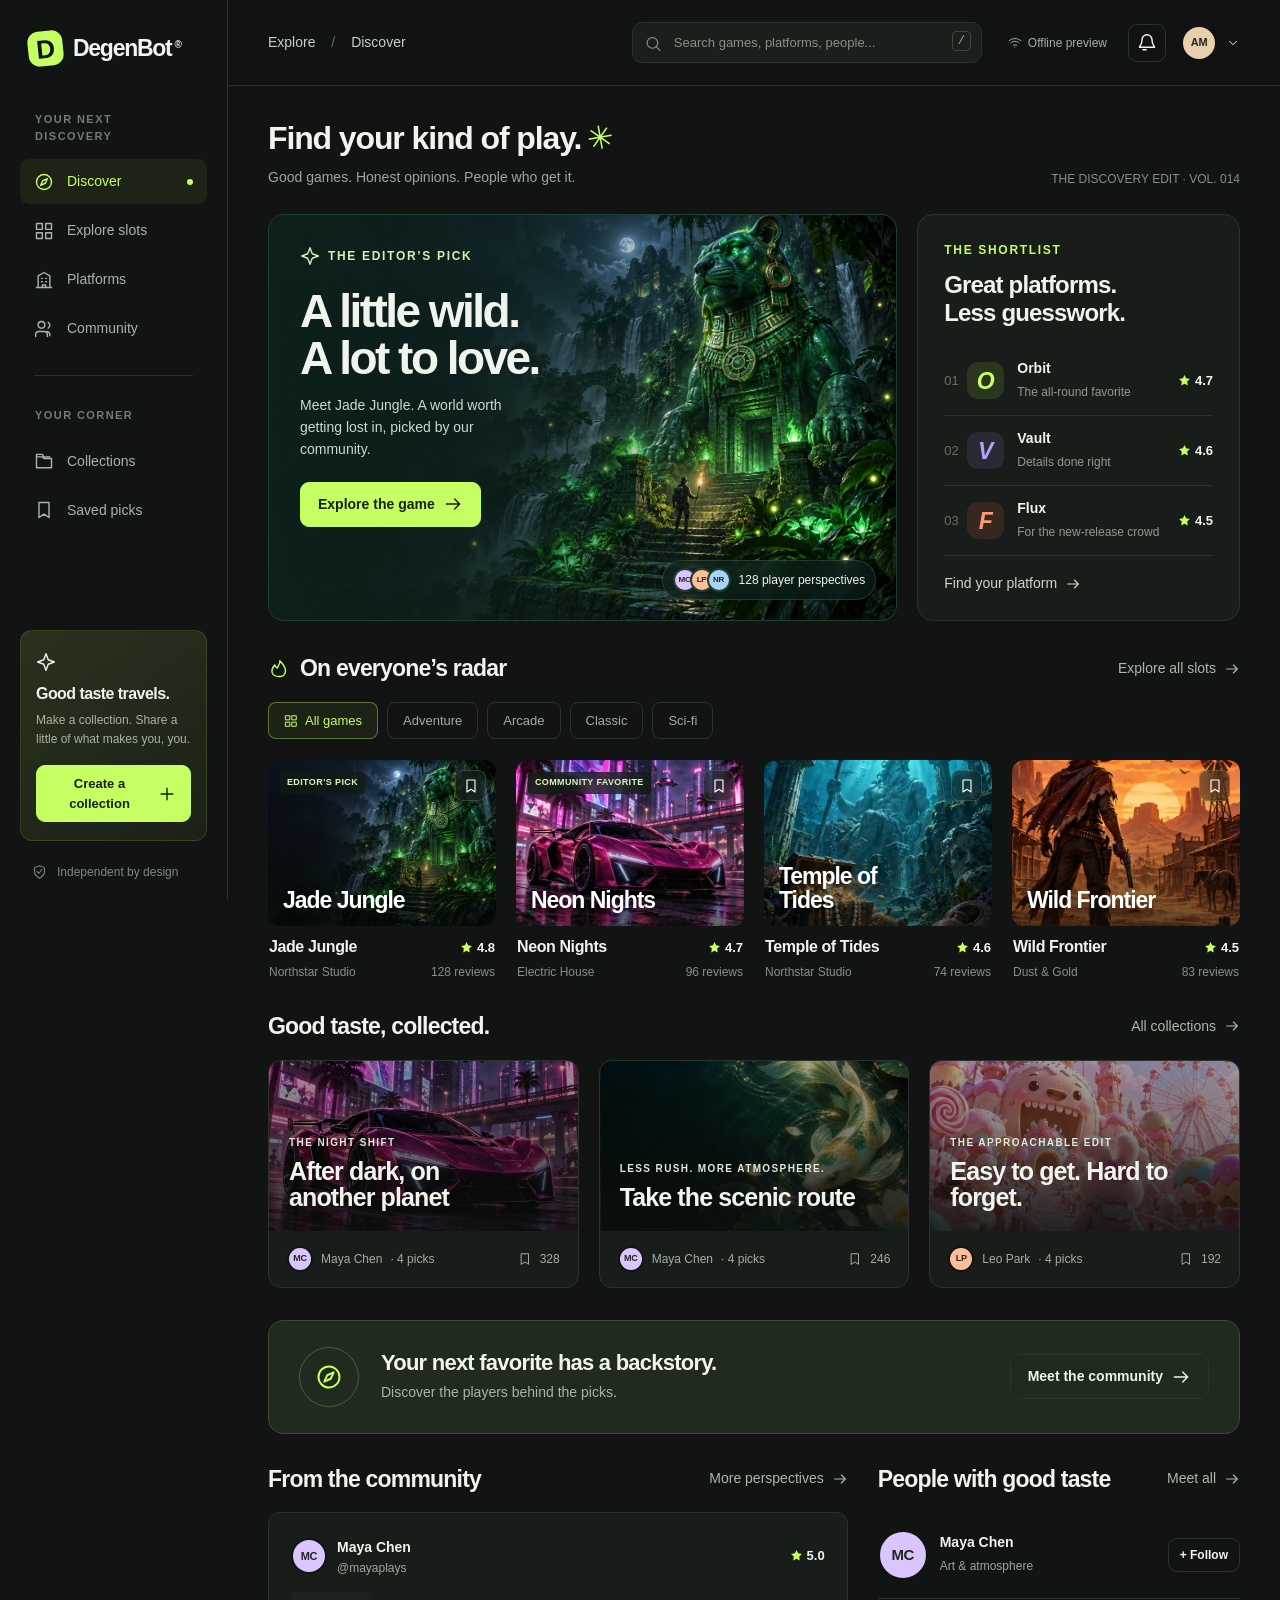
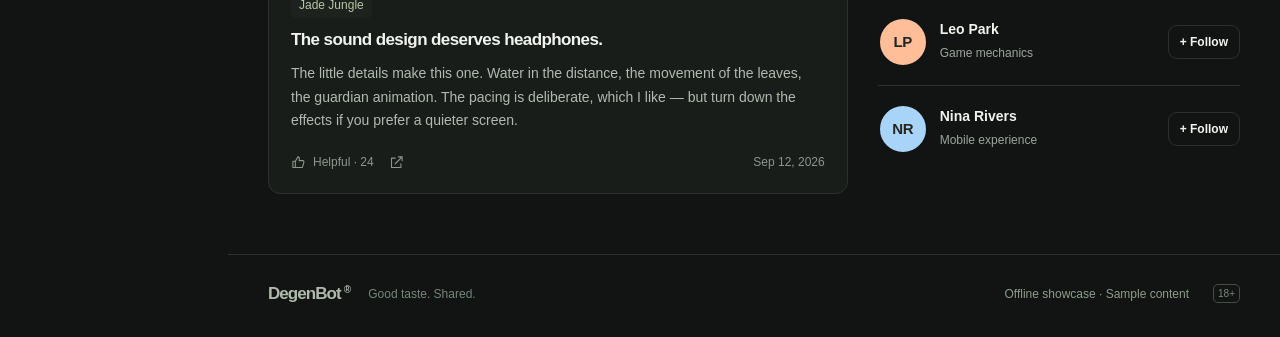
<file: index.html>
<!doctype html>
<html lang="en">
<head>
  <meta charset="utf-8">
  <meta name="viewport" content="width=device-width,initial-scale=1">
  <meta name="theme-color" content="#111412">
  <meta name="description" content="DegenBot — discover your next favorite game, compare platforms, and follow players with your kind of taste.">
  <title>DegenBot — Find your kind of play.</title>
  <link rel="icon" href="data:image/svg+xml,%3Csvg xmlns='http://www.w3.org/2000/svg' viewBox='0 0 64 64'%3E%3Crect width='64' height='64' rx='18' fill='%23c6ff62'/%3E%3Cpath d='M16 16h18q16 0 16 16T34 48H16zm10 10v12h8q6 0 6-6t-6-6z' fill='%23111412'/%3E%3C/svg%3E">
  <link rel="stylesheet" href="styles.css">
</head>
<body>
  <a class="skip-link" href="#main">Skip to content</a>
  <aside id="sidebar" class="sidebar"></aside>
  <div class="app-shell">
    <header id="topbar" class="topbar"></header>
    <main id="main" tabindex="-1"></main>
    <footer class="page-footer"><span class="brand-word">DegenBot<span>®</span></span><span>Good taste. Shared.</span><button data-action="about">Offline showcase · Sample content</button><span>18+</span></footer>
  </div>
  <nav id="mobile-nav" class="mobile-nav" aria-label="Mobile navigation"></nav>
  <div id="compare-dock"></div>
  <dialog id="modal" aria-labelledby="modal-title"></dialog>
  <div id="toast" class="toast" role="status" aria-live="polite"></div>
  <script src="data.js"></script>
  <script src="app.js"></script>
</body>
</html>
</file>
<file: styles.css>
@charset "UTF-8";
:root{--art-image:none;--jungle-image:url('assets/jungle.webp');--koi-image:url('assets/koi.webp')}
:root{--bg:#111412;--panel:#191d1a;--panel2:#202521;--line:#2b312c;--text:#f1f3ed;--muted:#9da69e;--lime:#c6ff62;--radius:16px;--sidebar:228px;font-family:Inter,"Segoe UI",Arial,sans-serif;color:var(--text);background:var(--bg);font-synthesis:none;color-scheme:dark}
*{box-sizing:border-box}body{margin:0;font-size:16px;line-height:1.5}button,input,select,textarea{font:inherit}button,a,input,select,textarea{-webkit-tap-highlight-color:transparent}button,a{touch-action:manipulation}button{cursor:pointer;color:inherit}button:disabled{cursor:not-allowed;opacity:.45}a{color:inherit;text-decoration:none}button{background:none;border:0}input,select,textarea{color:var(--text);background:var(--bg);border:1px solid var(--line);border-radius:10px;padding:12px 14px;max-width:100%}input::placeholder,textarea::placeholder{color:#879088}textarea{resize:vertical;min-height:120px}button:focus-visible,a:focus-visible,input:focus-visible,textarea:focus-visible,select:focus-visible{outline:2px solid var(--lime);outline-offset:4px}::selection{color:#111412;background:var(--lime)}h1,h2,h3,h4,p{margin:0}h1,h2,h3{line-height:1.15;letter-spacing:-.035em}h1{font-size:38px;font-weight:650}h2{font-size:24px;font-weight:600}h3{font-size:19px;font-weight:600}small{font-size:13px}.icon{width:20px;height:20px;display:inline-block;vertical-align:middle;flex-shrink:0;stroke-width:1.7}.skip-link{position:fixed;left:20px;top:-100px;z-index:100;background:var(--lime);color:#111;padding:10px}.skip-link:focus{top:10px}.muted{color:var(--muted)}.lime{color:var(--lime)}.eyebrow{text-transform:uppercase;letter-spacing:.14em;font-size:12px;font-weight:650}.pill{display:inline-flex;align-items:center;gap:6px;padding:5px 9px;border:1px solid var(--line);border-radius:6px;font-size:12px;font-weight:600}.pill.green{background:#c6ff6214;color:var(--lime);border-color:#c6ff6225}.button{display:inline-flex;justify-content:center;align-items:center;gap:8px;border:1px solid var(--line);border-radius:9px;padding:11px 17px;font-size:14px;font-weight:600;transition:background .18s,transform .18s}.button:hover{background:#ffffff0b;transform:translateY(-1px)}.button.primary{background:var(--lime);color:#182013;border-color:var(--lime)}.button.primary:hover{background:#d5ff8b}.button.small{padding:8px 13px;font-size:13px}.button.subtle{background:var(--panel)}.icon-button{display:inline-flex;align-items:center;justify-content:center;width:38px;height:38px;border:1px solid var(--line);border-radius:9px;flex-shrink:0}.icon-button:hover{background:#ffffff0d}.icon-button.active{color:var(--lime);border-color:#c6ff6250;background:#c6ff6212}.text-link{font-size:14px;display:inline-flex;align-items:center;gap:8px;font-weight:500}.text-link:hover{color:var(--lime)}.text-link .icon{width:16px}.sidebar{width:var(--sidebar);position:fixed;inset:0 auto 0 0;border-right:1px solid var(--line);padding:31px 20px 18px;z-index:30;background:#111412;display:flex;flex-direction:column}.brand{display:flex;align-items:center;gap:10px;padding:0 8px 34px}.brand-mark{width:35px;height:35px;background:var(--lime);border-radius:11px;display:grid;place-items:center;color:#111412;font-size:26px;font-weight:850;letter-spacing:normal;line-height:1;transform:rotate(-6deg)}.brand-word{font-size:23px;font-weight:750;letter-spacing:-.055em}.brand-word span{font-size:10px;vertical-align:super;margin-left:3px}.nav-label{color:#717c72;font-size:11px;font-weight:650;letter-spacing:.13em;padding:0 15px;margin:11px 0}.nav-item{display:flex;align-items:center;gap:13px;color:#abb3ab;font-size:14px;padding:12px 14px;border-radius:9px;margin:4px 0;transition:.18s}.nav-item:hover{color:#fff;background:#ffffff06}.nav-item.active{background:#c6ff6210;color:var(--lime)}.nav-item.active:after{content:'';height:6px;width:6px;border-radius:50%;background:var(--lime);margin-left:auto}.nav-divider{height:1px;background:var(--line);margin:20px 14px}.sidebar-bottom{margin-top:auto;padding-top:30px}.club-card{background:linear-gradient(145deg,#29321d,#1b2118);border:1px solid #c6ff621f;border-radius:12px;padding:18px 15px}.club-card h3{font-size:16px;margin:12px 0 7px}.club-card p{font-size:12px;color:#aab59d;line-height:1.6;margin-bottom:16px}.club-card .button{width:100%}.sidebar-meta{padding:21px 12px 0;display:flex;gap:10px;align-items:center;color:#7e887f;font-size:12px}.sidebar-meta .icon{width:15px}.app-shell{margin-left:var(--sidebar)}.topbar{height:86px;padding:0 40px;border-bottom:1px solid var(--line);display:flex;align-items:center;gap:20px;background:#111412ed;position:sticky;top:0;z-index:20;backdrop-filter:blur(16px)}.breadcrumb{font-size:14px;min-width:160px;color:#c9cfc7}.breadcrumb span{color:#637065;margin:0 12px}.search-form{margin-left:auto;position:relative;width:350px}.search-form input{width:100%;background:#1b1f1c;padding:10px 45px 10px 41px;font-size:13px}.search-form>.icon{position:absolute;top:12px;left:13px;color:#879188;width:17px}.search-form kbd{position:absolute;right:11px;top:9px;border:1px solid #3d443d;padding:0 5px;font-size:12px;border-radius:4px;color:#9da69e}.topbar-end{display:flex;align-items:center;gap:15px}.offline-label{display:inline-flex;align-items:center;gap:6px;font-size:12px;color:#a5afa5;white-space:nowrap}.offline-label .icon{width:14px}.avatar{display:inline-flex;align-items:center;justify-content:center;background:var(--avatar,#e9d0ac);color:#242520;border-radius:50%;width:36px;height:36px;font-size:11px;letter-spacing:-.03em;font-weight:750;flex-shrink:0;border:2px solid #111412}.avatar.lg{width:50px;height:50px;font-size:15px}.avatar.xl{width:76px;height:76px;font-size:24px}.profile-control{display:flex;align-items:center;gap:9px;padding:0;font-size:13px}.profile-control .icon{width:14px}.mobile-brand{display:none}#main{max-width:1550px;margin:auto;padding:34px 40px 28px;min-height:calc(100vh - 160px)}.page-intro{display:flex;align-items:flex-end;justify-content:space-between;gap:20px;margin-bottom:26px}.page-intro p{color:var(--muted);font-size:14px;margin-top:10px}.page-intro h1{font-size:32px}.welcome-mark{display:inline-block;transform:rotate(-10deg);color:var(--lime);font-weight:400;margin-left:6px}.date-label{color:#869187;font-size:12px;white-space:nowrap}.feature-layout{display:grid;grid-template-columns:minmax(0,1.95fr) minmax(260px,1fr);gap:20px;margin-bottom:34px}.hero-feature{border-radius:var(--radius);overflow:hidden;position:relative;min-height:338px;background:#132e23;border:1px solid #37644655;isolation:isolate}.hero-feature:before{content:'';position:absolute;inset:0;background:linear-gradient(90deg,#0d211bec 0%,#0f29217d 45%,transparent 75%);z-index:-1}.hero-feature .hero-bg{position:absolute;inset:0;width:100%;height:100%;object-fit:cover;object-position:center 50%;z-index:-2}.hero-copy{padding:31px;max-width:380px}.hero-copy .eyebrow{color:#d6efb6;display:flex;gap:8px;align-items:center}.hero-copy h2{font-size:46px;font-weight:650;line-height:1.02;letter-spacing:-.055em;margin:22px 0 12px;max-width:280px}.hero-copy p{font-size:14px;color:#ced9cd;max-width:245px;line-height:1.6}.hero-copy .button{margin-top:21px}.hero-bottom{position:absolute;right:20px;bottom:20px;display:flex;align-items:center;gap:8px;font-size:12px;padding:7px 10px;background:#0a211b9c;border-radius:30px;backdrop-filter:blur(10px);border:1px solid #cee8c725}.hero-bottom .avatar{width:24px;height:24px;font-size:8px;margin-left:-7px;border-color:#213e31}.hero-bottom .avatar:first-child{margin-left:0}.hero-bottom .avatars{display:flex}.edit-card{padding:26px;border:1px solid var(--line);border-radius:var(--radius);background:var(--panel);display:flex;flex-direction:column}.edit-card>.eyebrow{color:var(--lime)}.edit-card h3{font-size:24px;line-height:1.16;margin:12px 0 20px}.rank-row{display:flex;align-items:center;gap:13px;padding:12px 0;border-bottom:1px solid var(--line)}.rank-row:last-of-type{border-bottom:0}.rank-number{color:#647064;font-size:13px;width:10px}.platform-logo{display:grid;place-items:center;width:37px;height:37px;border-radius:11px;background:color-mix(in srgb,var(--platform) 13%,#141815);color:var(--platform);font-size:23px;font-weight:750;font-style:italic;flex-shrink:0}.platform-logo.large{width:58px;height:58px;border-radius:16px;font-size:36px}.rank-info{min-width:0;flex:1}.rank-info strong{display:block;font-size:14px;font-weight:550}.rank-info span{font-size:12px;color:#8f9a91}.rating{font-size:13px;font-weight:600;display:inline-flex;align-items:center;gap:4px;white-space:nowrap}.rating .icon{width:13px;height:13px;color:var(--lime);fill:var(--lime);stroke-width:0}.edit-card>.text-link{margin-top:auto;padding-top:17px;color:#ced9c4}.section{margin:32px 0}.section-heading{display:flex;align-items:center;justify-content:space-between;gap:16px;margin-bottom:20px}.section-heading h2{display:flex;align-items:center;gap:10px;font-size:23px}.section-heading h2>.icon{width:22px;color:var(--lime)}.section-heading p{font-size:13px;color:var(--muted);margin-top:7px}.section-heading .text-link{color:#aeb8a9}.filter-row{display:flex;align-items:center;gap:9px;flex-wrap:wrap;margin-bottom:21px}.filter-chip{padding:8px 15px;border:1px solid var(--line);border-radius:8px;color:#a3ada3;font-size:13px;transition:.18s;display:inline-flex;align-items:center;gap:7px}.filter-chip .icon{width:14px;height:14px}.filter-chip:hover{border-color:#75866b;color:#fff}.filter-chip.active{background:#c6ff6210;border-color:#c6ff6260;color:var(--lime)}.game-grid{display:grid;grid-template-columns:repeat(4,minmax(0,1fr));gap:20px}.game-card{min-width:0;position:relative}.game-art{width:100%;aspect-ratio:1.38;overflow:hidden;position:relative;background-color:#24382e;background-image:var(--art-image);background-size:300% 200%;border-radius:12px;isolation:isolate;transition:filter .22s}.game-art:after{content:'';position:absolute;inset:0;background:linear-gradient(transparent 40%,#070b08a0);z-index:-1;pointer-events:none}.game-card:hover .game-art{filter:brightness(1.1)}.game-art.art-0{background-position:0 0}.game-art.art-1{background-position:50% 0}.game-art.art-2{background-position:100% 0}.game-art.art-3{background-position:0 100%}.game-art.art-4{background-position:50% 100%}.game-art.art-5{background-position:100% 100%}.game-art.art-6{background-image:var(--jungle-image);background-size:cover;background-position:63% center}.game-art.art-7{background-image:var(--koi-image);background-size:cover;background-position:67% center}.game-card .art-link{display:block;border-radius:12px}.game-card .save-button{position:absolute;right:10px;top:10px;z-index:2;background:#10171273;border:1px solid #ffffff29;backdrop-filter:blur(8px);color:#fff;width:31px;height:31px;border-radius:8px}.game-card .save-button .icon{width:16px}.game-card .save-button.active{color:var(--lime);background:#152414c9;border-color:#c6ff6260}.game-art-title{position:absolute;bottom:13px;left:15px;right:12px;color:white;font-size:23px;font-weight:800;letter-spacing:-.045em;line-height:1.03;text-shadow:0 2px 14px #0009;max-width:150px;pointer-events:none}.game-art .art-badge{position:absolute;top:12px;left:12px;max-width:calc(100% - 62px);font-size:9px;font-weight:700;letter-spacing:.04em;line-height:1.3;padding:5px 7px;border-radius:4px;background:#101b13ba;color:#d9f7b8;backdrop-filter:blur(5px)}.game-info{padding:12px 1px 0}.game-title-row{display:flex;justify-content:space-between;gap:8px;align-items:center}.game-title-row h3{font-size:16px;font-weight:600;letter-spacing:-.025em}.game-meta{display:flex;justify-content:space-between;align-items:center;color:#849087;font-size:12px;margin-top:6px;gap:6px}.collection-grid{display:grid;grid-template-columns:repeat(3,minmax(0,1fr));gap:20px}.collection-card{border:1px solid var(--line);border-radius:13px;overflow:hidden;background:var(--panel);transition:transform .2s}.collection-card:hover{transform:translateY(-3px)}.collection-art{height:170px;position:relative;overflow:hidden}.collection-art .game-art{height:100%;border-radius:0;aspect-ratio:auto;filter:brightness(.65);background-size:300% 200%}.collection-art .art-7{background-size:cover}.collection-art .collection-overlay{position:absolute;inset:0;padding:20px;display:flex;flex-direction:column;justify-content:flex-end;background:linear-gradient(transparent,#1114128c)}.collection-overlay .eyebrow{font-size:10px;color:#e2e8dc;margin-bottom:8px}.collection-overlay h3{font-size:25px;max-width:240px;line-height:1.06}.collection-info{padding:15px 18px;display:flex;align-items:center;gap:8px;font-size:12px;color:#a3aca3}.collection-info>.icon{width:14px;margin-left:auto}.collection-info .avatar{width:26px;height:26px;font-size:9px}.editorial-banner{border:1px solid #3c4a35;border-radius:15px;background:#202a1e;padding:26px 30px;display:flex;align-items:center;gap:22px;position:relative;overflow:hidden}.editorial-banner .banner-symbol{width:60px;height:60px;border:1px solid #c6ff6240;display:grid;place-items:center;border-radius:50%;color:var(--lime);flex-shrink:0}.banner-symbol .icon{width:28px;height:28px}.editorial-banner h3{font-size:22px}.editorial-banner p{font-size:14px;color:#a9b5a0;margin-top:6px}.editorial-banner .button{margin-left:auto;white-space:nowrap}.community-layout{display:grid;grid-template-columns:minmax(0,1.6fr) minmax(260px,1fr);gap:30px}.review-card{border:1px solid var(--line);border-radius:12px;padding:22px;background:var(--panel)}.review-head{display:flex;align-items:center;gap:10px;margin-bottom:15px}.review-head .author-name{font-size:14px;font-weight:600}.review-head small{display:block;color:var(--muted);font-size:12px}.review-head .rating{margin-left:auto}.review-card h3{font-size:17px;margin:10px 0;line-height:1.4}.review-card p{font-size:14px;color:#b0baaf;line-height:1.7;white-space:pre-wrap;overflow-wrap:anywhere}.review-target{display:inline-block;color:#b4c7a4;font-size:12px;padding:4px 8px;border-radius:5px;background:#ffffff06}.review-actions{display:flex;align-items:center;gap:15px;margin-top:20px;color:#8b978c;font-size:12px}.review-actions button{display:inline-flex;align-items:center;gap:7px;padding:0}.review-actions .icon{width:15px;height:15px}.review-actions button.active{color:var(--lime)}.review-actions .review-date{margin-left:auto}.creator-row{display:flex;align-items:center;gap:12px;padding:18px 0;border-bottom:1px solid var(--line)}.creator-row:first-child{padding-top:0}.creator-row:last-child{border:0}.creator-details{flex:1;min-width:0}.creator-details strong{display:block;font-size:14px;font-weight:600}.creator-details span{color:var(--muted);font-size:12px}.creator-row .button{padding:7px 11px;font-size:12px}.page-footer{max-width:1550px;padding:26px 40px 30px;margin:auto;display:flex;align-items:center;gap:18px;border-top:1px solid var(--line);font-size:12px;color:#788679}.page-footer .brand-word{font-size:17px;color:#b0baac}.page-footer button{margin-left:auto;color:#8f9c8c;font-size:12px}.page-footer>span:last-child{border:1px solid #444f41;border-radius:5px;padding:1px 4px;font-size:10px}.mobile-nav{display:none}.toast{position:fixed;bottom:26px;left:calc(50% + 114px);transform:translate(-50%,25px);background:#e9f1e1;color:#1e2b18;padding:13px 20px;border-radius:12px;z-index:100;box-shadow:0 12px 45px #0006;font-size:14px;opacity:0;pointer-events:none;transition:.22s;max-width:90vw}.toast.visible{opacity:1;transform:translate(-50%,0)}
@media(min-width:1600px){:root{--sidebar:250px}.topbar{padding-left:48px;padding-right:48px}#main{padding:40px 48px}.hero-feature{min-height:375px}.hero-copy{padding:37px}.hero-copy h2{font-size:52px}.game-grid{gap:24px}}
@media(max-width:1180px){:root{--sidebar:200px}.sidebar{padding-left:13px;padding-right:13px}.topbar{padding:0 26px}.breadcrumb{min-width:auto}.search-form{width:280px}.offline-label{display:none}#main{padding:28px 26px}.feature-layout{grid-template-columns:1.65fr 1fr;gap:16px}.hero-copy{padding:25px}.hero-copy h2{font-size:40px}.edit-card{padding:21px}.edit-card h3{font-size:22px}.game-grid{gap:15px}.game-art-title{font-size:21px}.game-art .art-badge{font-size:8px}.collection-grid{gap:15px}.collection-overlay h3{font-size:22px}.page-footer{padding-left:26px;padding-right:26px}}
@media(max-width:960px){:root{--sidebar:82px}.sidebar{padding:24px 12px}.brand{padding:0 10px 28px}.brand .brand-word,.nav-label,.nav-item>span,.nav-item.active:after,.sidebar-bottom,.nav-divider{display:none}.nav-item{justify-content:center;padding:14px;margin:8px 0}.brand-mark{flex-shrink:0}.game-grid{grid-template-columns:repeat(3,minmax(0,1fr))}.home-games .game-card:last-child{display:none}.feature-layout{grid-template-columns:1.7fr 1fr}.hero-copy h2{font-size:38px}.hero-bottom{display:none}.hero-copy p{max-width:200px}.edit-card{padding:20px}.rank-info span{font-size:11px}.collection-overlay h3{font-size:21px}.collection-art{height:155px}.community-layout{gap:20px}.search-form{width:280px}.toast{left:calc(50% + 41px)}}
@media(max-width:720px){:root{--sidebar:0px}.sidebar{display:none}.topbar{height:70px;padding:0 20px;gap:10px}.breadcrumb{display:none}.mobile-brand{display:flex;align-items:center;gap:8px}.mobile-brand .brand-mark{width:29px;height:29px;font-size:23px;border-radius:9px}.mobile-brand .brand-word{font-size:21px}.search-form{width:auto;flex:1;margin-left:auto;max-width:230px}.search-form input{font-size:12px;padding:9px 10px 9px 34px}.search-form>.icon{left:10px;top:11px;width:15px}.search-form kbd{display:none}.topbar-end{gap:0}.topbar-end>.icon-button,.profile-control>span:not(.avatar),.profile-control>.icon{display:none}.profile-control .avatar{width:32px;height:32px}.app-shell{margin-left:0}#main{padding:25px 20px;min-height:calc(100vh - 190px)}.page-intro{align-items:flex-start;margin-bottom:23px}.page-intro h1{font-size:29px}.page-intro p{font-size:13px;max-width:270px}.date-label{display:none}.feature-layout{display:block;margin-bottom:27px}.hero-feature{min-height:325px}.hero-copy{padding:28px}.hero-copy h2{font-size:43px}.hero-copy p{max-width:235px}.hero-feature .hero-bg{object-position:65% center}.edit-card{display:none}.section{margin:29px 0}.section-heading h2{font-size:22px}.section-heading .text-link{font-size:12px;gap:4px}.game-grid{grid-template-columns:repeat(2,minmax(0,1fr));gap:22px 15px}.home-games .game-card:last-child{display:block}.game-art{aspect-ratio:1.15}.game-art-title{font-size:23px;left:13px}.game-title-row h3{font-size:15px}.game-meta{font-size:11px;line-height:1.4}.game-meta .review-count{display:none}.filter-row{gap:7px;margin-bottom:18px;flex-wrap:nowrap;overflow-x:auto;scrollbar-width:none;padding:3px 0}.filter-chip{white-space:nowrap;font-size:12px;padding:7px 12px}.collection-grid{grid-template-columns:1fr}.collection-art{height:205px}.collection-art .game-art{background-size:300% 250%}.collection-art .art-7{background-size:cover}.collection-overlay h3{font-size:30px;max-width:260px}.collection-info{padding:13px 18px}.editorial-banner{padding:23px;flex-wrap:wrap;gap:14px}.editorial-banner .banner-symbol{width:42px;height:42px}.editorial-banner h3{font-size:21px}.editorial-banner>div:nth-child(2){flex:1;min-width:210px}.editorial-banner p{font-size:13px}.editorial-banner .button{margin:3px 0 0 56px}.community-layout{grid-template-columns:1fr;gap:30px}.page-footer{padding:22px 20px 100px;flex-wrap:wrap;gap:12px}.page-footer button{margin-left:0}.page-footer>span:nth-child(2){margin-left:auto}.page-footer>span:last-child{margin-left:auto}.mobile-nav{display:flex;position:fixed;bottom:0;left:0;right:0;padding:9px 6px max(10px,env(safe-area-inset-bottom));background:#161c17f5;backdrop-filter:blur(20px);border-top:1px solid var(--line);z-index:35;justify-content:space-around}.mobile-nav a{display:flex;align-items:center;flex-direction:column;font-size:10px;gap:5px;color:#8b998b;min-width:54px}.mobile-nav a.active{color:var(--lime)}.mobile-nav .icon{width:21px;height:21px}.toast{left:50%;bottom:88px;width:max-content;text-align:center;font-size:13px;max-width:90vw}.game-art .art-badge{font-size:8px}.hero-copy .eyebrow{font-size:11px}}
@media(max-width:380px){.topbar{padding:0 15px}.mobile-brand .brand-word{display:none}#main{padding-left:15px;padding-right:15px}.game-art-title{font-size:20px}.game-title-row{flex-wrap:wrap;gap:3px}.game-meta{font-size:10px}.hero-copy{padding:23px}.hero-copy h2{font-size:38px}.editorial-banner .button{margin-left:0}.page-intro h1{font-size:27px}}
@media(prefers-reduced-motion:reduce){*{animation:none!important;transition:none!important;scroll-behavior:auto!important}}
.sr-only{position:absolute;width:1px;height:1px;padding:0;margin:-1px;overflow:hidden;clip:rect(0,0,0,0);white-space:nowrap;border:0}.body-copy{font-size:15px;color:#b0bbae;line-height:1.75;margin-top:17px}.back-link{display:inline-flex;gap:8px;align-items:center;font-size:13px;color:#99a894;margin:0 0 23px}.back-link:hover{color:var(--lime)}.back-link .icon{width:17px}.catalog-toolbar{display:flex;gap:12px;align-items:center;margin:30px 0 22px}.catalog-search{position:relative;max-width:460px;flex:1}.catalog-search>.icon{position:absolute;top:14px;left:14px;color:#80907d;width:18px}.catalog-search input{width:100%;background:#191f1a;padding:12px 15px 12px 43px;font-size:14px}.catalog-toolbar>select{margin-left:auto;font-size:13px;min-height:47px;background:#191f1a;padding:10px 33px 10px 14px}.catalog-toolbar>.button{min-height:47px}.filter-dot{width:6px;height:6px;border-radius:50%;background:var(--lime)}.results-label{display:flex;align-items:center;justify-content:space-between;gap:15px;font-size:12px;color:#929e8c;margin:23px 0}.results-label>.text-link{font-size:12px;color:var(--lime)}.results-label>span:nth-child(2){color:#74826f}.catalog-grid{row-gap:32px}.catalog-note{display:flex;align-items:flex-start;gap:9px;color:#87957f;font-size:12px;border-top:1px solid var(--line);margin-top:35px;padding-top:20px;line-height:1.7}.catalog-note>.icon{width:15px;height:15px;flex-shrink:0;margin-top:3px}.empty-state{text-align:center;padding:70px 25px;border:1px dashed #3a4635;border-radius:15px;background:#18201544;margin:20px 0}.empty-state>.icon{width:40px;height:40px;color:#8eaa73;margin-bottom:20px}.empty-state h2{font-size:25px;line-height:1.25}.empty-state p{font-size:14px;color:#9fab97;max-width:410px;margin:13px auto 24px;line-height:1.7}.empty-state p:last-child{margin-bottom:0}.detail-hero{display:grid;grid-template-columns:minmax(280px,1fr) minmax(0,1.1fr);gap:38px;align-items:center}.detail-art-wrap{position:relative}.detail-art{aspect-ratio:1.12;border-radius:18px}.detail-art-name{position:absolute;bottom:30px;left:30px;right:20px;font-size:54px;font-weight:750;letter-spacing:-.05em;line-height:1;max-width:300px;text-shadow:0 4px 30px #000}.art-expand{position:absolute;top:17px;left:17px;background:#111a1399;backdrop-filter:blur(15px);border-color:#ffffff30;font-size:12px}.art-expand .icon{width:14px}.detail-copy{min-width:0}.detail-tags{display:flex;gap:7px;margin-bottom:20px}.studio-label{font-size:13px;display:block;margin-bottom:7px}.detail-copy h1{font-size:45px;line-height:1.05}.detail-tagline{font-size:16px;color:#b0bdab;margin-top:10px}.detail-rating{display:flex;gap:10px;align-items:center;flex-wrap:wrap;margin:19px 0}.detail-rating .rating{font-size:17px}.detail-rating>span:not(.rating){font-size:12px;color:#83927b}.detail-rating .text-link{font-size:12px;color:#a7bf97}.detail-description{color:#afbaaa;font-size:15px;line-height:1.8}.detail-actions{display:flex;align-items:center;flex-wrap:wrap;gap:10px;margin-top:24px}.detail-actions .button{font-size:13px;padding:12px 14px}.detail-actions>.icon-button{height:45px;width:45px}.detail-actions .sample-note{margin:0 0 0 auto}.stat-strip{display:grid;grid-template-columns:repeat(5,1fr);background:var(--panel);border:1px solid var(--line);border-radius:13px;margin-top:29px;padding:22px 10px}.stat-strip>div{padding:0 20px;border-right:1px solid var(--line)}.stat-strip>div:last-child{border:0}.stat-strip span{font-size:12px;display:block;color:#8e9e85;margin-bottom:7px}.stat-strip strong{font-weight:550;font-size:15px}.experience-layout{display:grid;grid-template-columns:1.1fr 1fr;gap:22px}.insight-card{background:var(--panel);border:1px solid var(--line);border-radius:14px;padding:27px;min-width:0}.insight-card h2{font-size:22px;margin:12px 0 18px;line-height:1.2}.insight-card h2:first-child{margin-top:0}.check-list{list-style:none;margin:22px 0 20px;padding:0}.check-list>li{display:flex;align-items:flex-start;gap:11px;font-size:14px;color:#bec9b7;margin:15px 0}.check-list .icon{color:var(--lime);width:17px;height:17px;margin-top:3px}.tradeoff{border-top:1px solid var(--line);padding-top:17px}.tradeoff strong{font-size:13px;font-weight:550;color:#d3dcbf}.tradeoff p{font-size:14px;color:#8f9e84;margin-top:5px;line-height:1.7}.availability-row{display:flex;align-items:center;gap:13px;padding:13px 0;border-bottom:1px solid var(--line)}.availability-row>strong{font-weight:550;font-size:14px;flex:1}.availability-row>.icon{width:16px;color:#71846a;margin-left:8px}.sample-note{font-size:12px;color:#819276;line-height:1.7;margin-top:16px}.review-grid{display:grid;grid-template-columns:repeat(2,minmax(0,1fr));gap:20px}.review-grid .review-card:only-child{grid-column:1/-1}.platform-intro-banner{display:flex;align-items:center;justify-content:space-between;gap:18px;padding:17px 21px;background:linear-gradient(100deg,#27331e88,#182019);border:1px solid #34452b;border-radius:10px;margin:28px 0}.platform-intro-banner>div{display:flex;align-items:center;gap:11px;font-size:14px;color:#b5c5a7}.platform-intro-banner .icon{color:var(--lime);width:19px}.platform-intro-banner .text-link{font-size:13px;white-space:nowrap}.platform-grid{display:grid;grid-template-columns:repeat(3,minmax(0,1fr));gap:20px}.platform-card{border:1px solid var(--line);border-radius:14px;padding:24px;background:var(--panel);transition:border-color .18s}.platform-card:hover{border-color:#536247}.platform-card-head{display:flex;align-items:center;gap:12px}.platform-card-head>div{flex:1}.platform-card-head h3{font-size:21px;margin-bottom:3px}.platform-card-head>div>span{color:#829176;font-size:11px}.platform-card-head .platform-logo{height:44px;width:44px;font-size:28px}.platform-card>p{color:#b8c3ad;font-size:14px;margin:22px 0;min-height:42px}.platform-card-stats{display:flex;gap:20px;padding:15px 0;border-top:1px solid var(--line);border-bottom:1px solid var(--line)}.platform-card-stats>div{flex:1}.platform-card-stats small{font-size:11px;display:block;color:#88977d;margin-bottom:6px}.platform-card-stats strong{font-size:16px;font-weight:550}.platform-tags{display:flex;flex-direction:column;gap:10px;padding:18px 0 23px}.platform-tags>span{display:flex;gap:7px;align-items:center;font-size:12px;color:#99ab8b}.platform-tags .icon{width:15px;height:15px}.platform-card-actions{display:flex;gap:7px}.platform-card-actions>.button{flex:1;font-size:12px;padding:9px 8px}.platform-card-actions .icon{width:16px}.platform-card-actions .icon-button{width:35px;height:39px}.platform-profile{padding:32px;border:1px solid var(--line);border-radius:17px;background:linear-gradient(130deg,#242d20,#191d1a 65%)}.platform-profile-title{display:flex;align-items:center;gap:20px}.platform-profile-title h1{font-size:43px;margin:8px 0}.platform-profile-title p{font-size:15px;color:#b4c0a9}.platform-profile-title .eyebrow{font-size:10px}.platform-score{margin-left:auto;text-align:right}.platform-score .rating{font-size:31px}.platform-score .rating .icon{width:25px;height:25px}.platform-score>span:last-child{display:block;color:#829477;font-size:12px;margin-top:5px}.platform-description{font-size:16px;line-height:1.8;color:#b1bea8;margin:25px 0;max-width:880px}.score-bars{margin:25px 0}.score-bars>div{display:flex;align-items:center;gap:15px;margin:20px 0;font-size:13px}.score-bars>div>span{width:135px;color:#a4b298;flex-shrink:0}.score-bars strong{font-size:13px;font-weight:600}.score-track{height:6px;border-radius:6px;flex:1;background:#303b29;overflow:hidden}.score-track span{display:block;height:100%;background:var(--lime);border-radius:6px}.facts-list{padding:0;margin:20px 0 0}.facts-list>div{display:flex;justify-content:space-between;gap:20px;border-bottom:1px solid var(--line);padding:12px 0;font-size:13px}.facts-list>div:last-child{border:0}.facts-list dt{color:#95a28a}.facts-list dd{margin:0;text-align:right;color:#d1dcc7}.two-col{display:grid;grid-template-columns:1fr 1fr;gap:22px}.two-col .check-list{margin-bottom:0}.compare-picker{display:flex;gap:9px;align-items:center;flex-wrap:wrap;margin:28px 0}.compare-picker .sample-note{margin:0 0 0 6px}.table-scroll{max-width:100%;overflow:auto;border:1px solid var(--line);border-radius:14px}.compare-table{width:100%;border-collapse:collapse;text-align:left;min-width:650px;table-layout:fixed}.compare-table th,.compare-table td{padding:19px 24px;border-bottom:1px solid var(--line);border-right:1px solid var(--line);font-size:14px;line-height:1.6;overflow-wrap:anywhere}.compare-table tr:last-child>*{border-bottom:0}.compare-table tr>*:last-child{border-right:0}.compare-table thead th{background:#222b1f;font-size:18px;font-weight:600;vertical-align:middle}.compare-table thead th:first-child{font-size:13px;font-weight:500;color:#9cab90}.compare-table th:first-child{width:190px}.compare-table thead th>div{display:flex;align-items:center;gap:9px;flex-wrap:wrap}.compare-table thead .icon-button{width:25px;height:25px;margin-left:auto;border:0}.compare-table thead .icon-button .icon{width:14px}.compare-table tbody th{font-size:13px;font-weight:500;color:#93a187;background:#181f16}.compare-table tbody td{color:#c6d0bc;background:#1a2018;vertical-align:top}.compare-table tbody tr:nth-child(even) td{background:#1c2419}.compare-dock{position:fixed;bottom:25px;left:calc(50% + var(--sidebar)/2);transform:translateX(-50%);display:flex;align-items:center;gap:14px;background:#293521f2;backdrop-filter:blur(20px);border:1px solid #658345;border-radius:14px;padding:13px 15px 13px 20px;z-index:40;box-shadow:0 12px 40px #0007;max-width:calc(100vw - 30px);width:max-content}.compare-dock>span{display:flex;align-items:center;gap:9px;font-size:13px}.compare-dock>span>.icon{color:var(--lime);width:17px}.compare-dock strong{font-weight:550}.dock-label{color:#a2b591}.compare-dock>.icon-button{height:31px;width:29px;border:0}.has-compare .toast{bottom:105px}.has-compare .page-footer{padding-bottom:100px}.collection-detail-hero{position:relative;min-height:330px;border-radius:18px;overflow:hidden;background:#202d1b;isolation:isolate}.collection-detail-hero>.game-art{position:absolute;inset:0;width:100%;height:100%;border-radius:0;z-index:-2;opacity:.55;aspect-ratio:auto}.collection-detail-hero:after{content:'';position:absolute;inset:0;background:linear-gradient(90deg,#101910e8,#10191050);z-index:-1}.collection-detail-copy{padding:40px;max-width:720px}.collection-detail-copy>.eyebrow{color:var(--lime);font-size:11px}.collection-detail-copy h1{font-size:47px;margin:23px 0 18px;max-width:570px}.collection-detail-copy>p{color:#c1ccb5;font-size:16px}.collection-byline{display:flex;align-items:center;gap:9px;margin-top:24px;font-size:13px;color:#a4b399}.collection-byline .avatar{width:28px;height:28px;font-size:9px}.collection-detail-actions{display:flex;align-items:center;gap:12px;flex-wrap:wrap;margin:23px 0 30px}.collection-detail-actions .icon-button{margin-left:auto}.community-feature{position:relative;padding:35px 36px;margin:28px 0 36px;background:linear-gradient(110deg,#24321b,#182018);border:1px solid #394b2d;border-radius:16px;overflow:hidden}.community-feature h2{font-size:35px;margin:17px 0;line-height:1.07}.community-feature>p{max-width:440px;color:#a7b59c;font-size:14px;line-height:1.7}.community-avatars{position:absolute;right:50px;top:50%;transform:translateY(-50%);display:flex}.community-avatars .avatar{width:90px;height:90px;font-size:28px;margin-left:-20px;border:5px solid #202c1b;transform:rotate(6deg)}.community-avatars .avatar:nth-child(2){transform:rotate(-8deg);margin-top:37px}.community-avatars .avatar:nth-child(3){transform:rotate(12deg);margin-top:-13px}.tab-bar{display:flex;gap:27px;border-bottom:1px solid var(--line);margin:0 0 24px}.tab-bar button{position:relative;padding:0 0 17px;color:#8a9b7e;font-size:14px;white-space:nowrap}.tab-bar button.active{color:var(--lime)}.tab-bar button.active:after{content:'';position:absolute;left:0;right:0;bottom:-1px;height:2px;background:var(--lime)}.tab-bar button>span{margin-left:8px;font-size:11px;border:1px solid #3d4b33;border-radius:5px;padding:2px 5px}.review-stack{display:flex;flex-direction:column;gap:19px}.community-guidelines{background:#212b1d;border:1px solid #35432c;border-radius:12px;padding:24px;margin-top:30px}.community-guidelines h3{margin:17px 0 12px;font-size:23px}.community-guidelines p{font-size:14px;color:#a3b099;line-height:1.7}.community-guidelines .text-link{font-size:12px;color:#c0d1ad;margin-top:22px}.creator-profile{display:flex;align-items:center;gap:23px;padding:28px 0}.creator-profile h1{font-size:35px;margin:10px 0}.creator-profile p{color:#a0b090;font-size:14px;overflow-wrap:anywhere}.creator-profile>div{min-width:0}.creator-profile>.button,.creator-profile>.pill{margin-left:auto;flex-shrink:0}.creator-bio{max-width:680px;color:#b0c0a2;font-size:17px;line-height:1.8;margin:10px 0 30px}.profile-stats{display:flex;gap:45px;border-top:1px solid var(--line);border-bottom:1px solid var(--line);padding:27px 0;margin:16px 0 30px}.profile-stats>div{display:flex;flex-direction:column;gap:7px}.profile-stats strong{font-size:23px;font-weight:550;letter-spacing:-.035em}.profile-stats span{font-size:12px;color:#8b9e7d}.creator-search-grid{max-width:650px}.local-settings{border-top:1px solid var(--line);padding:24px 0;display:flex;gap:20px;align-items:center;flex-wrap:wrap;color:#8d9f7e}.local-settings>div{display:flex;gap:10px;align-items:center;margin-right:auto;font-size:13px;flex:1;min-width:260px}.local-settings .text-link{font-size:12px}.modal-open{overflow:hidden}dialog{padding:0;width:min(540px,calc(100vw - 32px));max-height:calc(100dvh - 56px);background:#1b2318;color:var(--text);border:1px solid #47573b;border-radius:18px;box-shadow:0 24px 100px #0009;overflow:auto}dialog.wide{width:min(760px,calc(100vw - 32px))}dialog::backdrop{background:#060b08bd;backdrop-filter:blur(7px)}.modal-head{display:flex;align-items:center;justify-content:space-between;gap:18px;padding:22px 25px;border-bottom:1px solid #35442c;position:sticky;top:0;background:#1b2318f7;backdrop-filter:blur(15px);z-index:2}.modal-head h2{font-size:23px;line-height:1.2}.modal-head .icon-button{width:30px;height:30px;border:0}.modal-head .icon{width:18px}.modal-body{padding:25px}.modal-intro{font-size:14px;color:#a4b495;line-height:1.75;margin-bottom:24px}.modal-body form>label,.share-text-label{display:flex;flex-direction:column;gap:8px;font-size:13px;font-weight:500;margin:19px 0;color:#c5d4b7}.modal-body form>label:first-child{margin-top:0}.modal-body input,.modal-body textarea,.modal-body select{font-size:14px;background:#131c11;border-color:#3a4a30;border-radius:9px;padding:12px 13px;color:#e2ebdb;width:100%}.modal-body textarea::placeholder,.modal-body input::placeholder{color:#697e5b}.modal-body textarea{min-height:90px}.modal-body form>p.sample-note{margin-top:-8px}.form-actions{display:flex;justify-content:flex-end;gap:10px;margin-top:24px;padding-top:22px;border-top:1px solid #35442b}.form-error{color:#ffc69f;font-size:13px;line-height:1.6;margin-top:15px}.form-error:empty{display:none}.button.danger{background:#b3483d;border-color:#ba5547;color:#fff}.game-picker{border:0;margin:23px 0 0;padding:0;display:grid;grid-template-columns:1fr 1fr;gap:9px}.game-picker legend{font-size:14px;margin-bottom:12px;color:#c4d4b7;font-weight:500}.game-picker legend>span{font-weight:400;font-size:11px;color:#839773;margin-left:9px}.game-choice{display:flex;align-items:center;gap:10px;padding:10px;border:1px solid #33432a;border-radius:10px;background:#192015;cursor:pointer;min-width:0}.game-choice:has(input:checked){border-color:#96bc5c;background:#2d3c22}.game-choice input{width:15px;height:15px;accent-color:var(--lime);flex-shrink:0}.game-choice .choice-art{width:38px;height:38px;border-radius:7px;flex-shrink:0;aspect-ratio:1}.game-choice>span:last-child{min-width:0}.game-choice strong{display:block;font-weight:500;font-size:12px;line-height:1.2}.game-choice small{display:block;font-size:10px;color:#81986e;margin-top:5px}.rating-input{border:0;padding:0;margin:23px 0;display:flex;gap:12px}.rating-input legend{font-size:13px;margin-bottom:12px;color:#c5d4b7}.rating-input label{position:relative;cursor:pointer}.rating-input input{position:absolute;opacity:0;width:1px;height:1px}.rating-input label>span{display:flex;align-items:center;gap:6px;border:1px solid #475e37;border-radius:8px;padding:9px;color:#718d59}.rating-input .icon{width:23px;height:23px;fill:currentColor;stroke-width:0}.rating-input small{font-size:12px}.rating-input input:checked+span{background:#c6ff621b;border-color:var(--lime);color:var(--lime)}.rating-input input:focus-visible+span{outline:2px solid var(--lime);outline-offset:3px}.add-collection-list{display:flex;flex-direction:column;gap:10px;margin-bottom:23px}.collection-select{display:flex;gap:13px;padding:16px;border:1px solid #3d5231;border-radius:10px;text-align:left;align-items:center}.collection-select>span{flex:1;min-width:0;overflow-wrap:anywhere}.collection-select strong{font-size:14px;font-weight:500;display:block}.collection-select small{font-size:12px;color:#91a77d;display:block;margin-top:5px}.collection-select>.icon{color:var(--lime)}.artwork-preview{aspect-ratio:1;border-radius:12px}.prose>p{font-size:15px;line-height:1.8;color:#afbea3;margin:12px 0 24px}.prose h3{font-size:18px;margin:25px 0 8px;letter-spacing:-.025em}.prose p.sample-note{font-size:12px;color:#8ca079;margin-bottom:0}.about-brand{display:flex;align-items:center;gap:12px;margin:0 0 25px}.notification-illustration{display:grid;place-items:center;height:110px;color:var(--lime)}.notification-illustration .icon{width:47px;height:47px}.telegram-preview{background:#101a14;border:1px solid #344b34;border-radius:13px;padding:19px}.telegram-top{display:flex;gap:7px;align-items:center;font-size:10px;color:#849e7b;letter-spacing:.14em;margin:0 0 15px}.telegram-top .icon{width:14px;height:14px}.telegram-bubble{border-radius:12px;overflow:hidden;border:1px solid #36542c;background:#263d24;max-width:365px;margin:auto}.share-art{height:180px;border-radius:0;aspect-ratio:auto}.telegram-content{padding:20px}.telegram-content .eyebrow{font-size:9px;letter-spacing:.12em}.telegram-content h3{font-size:25px;margin:12px 0;line-height:1.12;overflow-wrap:anywhere}.telegram-content p{font-size:13px;color:#c1d6b3;line-height:1.7;white-space:pre-wrap;overflow-wrap:anywhere}.telegram-brand{font-size:11px;color:#8ea57e;display:block;margin-top:18px}.telegram-cta{display:flex;justify-content:center;align-items:center;gap:10px;font-size:13px;font-weight:600;padding:13px;background:#3b592c;color:#e2f7cc}.telegram-cta .icon{width:16px}.telegram-preview>small{display:block;text-align:center;font-size:10px;line-height:1.7;color:#77966b;margin-top:15px}.share-text-label{font-size:12px}.share-text-label textarea{min-height:80px;font-size:12px;color:#95ae86;background:#131c10}.share-text-label textarea:focus{min-height:145px}#reviews{scroll-margin-top:110px}
@media(min-width:1500px){.platform-card{padding:28px}.detail-hero{gap:50px}.detail-copy h1{font-size:54px}.detail-art{aspect-ratio:1.25}.detail-description{font-size:16px}}
@media(max-width:1180px){.platform-grid{grid-template-columns:repeat(2,minmax(0,1fr))}.platform-card{padding:23px}.detail-hero{gap:27px}.detail-copy h1{font-size:36px}.detail-art-name{font-size:42px;left:23px;bottom:24px}.detail-actions .button{font-size:12px;padding:11px 12px}.detail-description{font-size:14px}.detail-tagline{font-size:15px}.stat-strip>div{padding:0 15px}.stat-strip strong{font-size:13px}.insight-card{padding:22px}.community-avatars{right:27px}.community-avatars .avatar{width:72px;height:72px;font-size:22px}.community-feature>p{max-width:350px}.community-feature h2{font-size:32px}}
@media(max-width:960px){.detail-hero{grid-template-columns:1fr 1fr;gap:24px}.detail-art{aspect-ratio:.85}.detail-rating .text-link{display:none}.stat-strip>div{padding:0 10px}.experience-layout{gap:16px}.score-bars>div{gap:10px}.score-bars>div>span{width:108px;font-size:12px}.insight-card h2{font-size:20px}.detail-copy h1{font-size:34px}.community-avatars{right:20px}.community-avatars .avatar{width:68px;height:68px}.community-feature>p{max-width:310px}}
@media(max-width:720px){.catalog-toolbar{flex-wrap:wrap;gap:10px;margin:25px 0 17px}.catalog-search{flex-basis:100%;max-width:none}.catalog-toolbar>select{margin-left:0;flex:1;font-size:13px}.catalog-toolbar>.button{font-size:13px}.results-label{font-size:12px;margin:20px 0}.results-label>span:nth-child(2){display:none}.catalog-grid{row-gap:27px}.empty-state{padding:45px 22px}.empty-state h2{font-size:23px}.back-link{margin-bottom:20px}.detail-hero{display:flex;flex-direction:column;gap:26px}.detail-art-wrap{width:100%}.detail-art{aspect-ratio:1.25}.detail-art-name{font-size:43px;max-width:260px}.detail-copy{width:100%}.detail-tags{margin-bottom:18px}.detail-copy h1{font-size:38px}.detail-tagline{font-size:16px}.detail-description{font-size:15px;line-height:1.75}.detail-rating .text-link{display:inline-flex}.detail-actions{gap:8px;margin-top:22px}.detail-actions .button{font-size:12px;padding:12px 13px}.detail-actions>.icon-button{width:40px;height:44px}.stat-strip{grid-template-columns:repeat(3,1fr);gap:21px 0;padding:20px 9px;margin-top:26px}.stat-strip>div{padding:0 10px}.stat-strip>div:nth-child(3){border:0}.stat-strip span{font-size:10px}.stat-strip strong{font-size:12px}.experience-layout,.two-col{grid-template-columns:1fr;gap:18px}.insight-card{padding:24px}.insight-card h2{font-size:22px}.review-grid{grid-template-columns:1fr}.review-card{padding:20px}.section-heading{gap:12px;align-items:center}.section-heading>.button{font-size:11px;padding:9px 10px;white-space:nowrap}.section-heading>.button .icon{width:14px}.platform-intro-banner{padding:18px;align-items:flex-start;flex-direction:column;gap:12px}.platform-intro-banner>div{font-size:13px}.platform-intro-banner .text-link{margin-left:30px;font-size:12px}.platform-grid{grid-template-columns:1fr;gap:16px}.platform-card{padding:24px}.platform-card>p{min-height:0;margin:17px 0}.platform-card-actions>.button{font-size:13px}.platform-card-stats small{font-size:12px}.platform-card-stats strong{font-size:17px}.platform-card-head>div>span{font-size:12px}.platform-card-head .platform-logo{width:49px;height:49px}.platform-profile{padding:23px}.platform-profile-title{gap:14px;flex-wrap:wrap}.platform-profile-title h1{font-size:35px}.platform-profile-title>div:nth-child(2){flex:1;min-width:160px}.platform-profile-title p{font-size:13px}.platform-score{margin:12px 0 0;text-align:left;display:flex;gap:12px;align-items:center;width:100%}.platform-score .rating{font-size:23px}.platform-score .rating .icon{width:18px;height:18px}.platform-score>span:last-child{margin:0}.platform-description{font-size:14px;margin:18px 0}.platform-profile .detail-actions .sample-note{width:100%;margin:8px 0 0}.platform-profile .detail-actions .button{font-size:11px;padding:11px 10px}.platform-profile .detail-actions>.icon-button{width:36px;height:41px}.score-bars>div>span{width:132px;font-size:13px}.facts-list>div{font-size:12px;gap:15px}.facts-list dt{max-width:47%}.compare-table th:first-child{width:135px}.compare-table th,.compare-table td{padding:16px 14px;font-size:13px}.compare-table thead th{font-size:17px}.compare-table{min-width:590px}.compare-picker{gap:7px;margin:22px 0}.compare-picker .sample-note{width:100%;margin:7px 0 0}.compare-dock{bottom:84px;left:50%;padding:10px 10px 10px 14px;gap:10px;width:calc(100% - 28px);max-width:470px;border-radius:12px}.compare-dock>span{font-size:12px;flex:1;gap:7px}.dock-label{display:none}.compare-dock>.button{font-size:12px;padding:8px 10px}.compare-dock>.icon-button{width:26px;height:28px}.has-compare .toast{bottom:158px}.has-compare .page-footer{padding-bottom:170px}.page-intro:has(>.button){flex-wrap:wrap}.page-intro>.button{font-size:12px;padding:10px 13px}.collection-detail-hero{min-height:350px}.collection-detail-copy{padding:28px}.collection-detail-copy h1{font-size:36px;line-height:1.07;margin:23px 0 17px}.collection-detail-copy>p{font-size:14px}.collection-byline{flex-wrap:wrap;font-size:12px}.collection-detail-actions{gap:9px}.collection-detail-actions .button{font-size:12px;padding:11px 13px}.collection-detail-actions .icon-button{width:35px;height:40px}.community-feature{padding:28px;min-height:360px;margin:24px 0 30px}.community-feature h2{font-size:32px}.community-feature>p{max-width:none}.community-avatars{position:static;transform:none;margin:22px 0 0 15px;height:72px}.community-avatars .avatar{width:63px;height:63px;font-size:20px;border-width:4px}.community-avatars .avatar:nth-child(2){margin-top:8px}.community-avatars .avatar:nth-child(3){margin-top:-3px}.tab-bar{gap:23px}.tab-bar button{font-size:13px}.creator-profile{gap:16px;flex-wrap:wrap;padding:19px 0}.creator-profile>.avatar{width:64px;height:64px;font-size:20px}.creator-profile>div{flex:1;min-width:180px}.creator-profile h1{font-size:29px}.creator-profile p{font-size:12px}.creator-profile .eyebrow{font-size:10px}.creator-profile>.button,.creator-profile>.pill{margin:10px 0 0}.creator-bio{font-size:15px;margin:20px 0}.profile-stats{gap:25px;flex-wrap:wrap;padding:22px 0}.profile-stats strong{font-size:22px}.profile-stats span{font-size:11px}.local-settings{gap:18px}.local-settings>div{min-width:100%;font-size:12px}.local-settings>.text-link{font-size:12px}dialog{max-height:calc(100dvh - 28px);width:calc(100vw - 24px);border-radius:15px}dialog.wide{width:calc(100vw - 24px)}.modal-head{padding:19px 20px}.modal-head h2{font-size:21px}.modal-body{padding:21px}.modal-body input,.modal-body textarea,.modal-body select{font-size:16px}.modal-intro{font-size:13px}.game-picker{grid-template-columns:1fr;gap:8px}.game-choice strong{font-size:13px}.game-choice small{font-size:11px}.game-choice{padding:10px 13px}.rating-input{gap:7px}.rating-input label>span{padding:7px;gap:4px}.rating-input .icon{width:22px;height:22px}.rating-input small{font-size:11px}.form-actions .button{font-size:12px;padding:11px 13px}.prose>p{font-size:14px}.telegram-preview{padding:15px}.share-text-label textarea{font-size:12px}.telegram-content h3{font-size:24px}.telegram-content p{font-size:12px}#reviews{scroll-margin-top:90px}}
@media(max-width:380px){.detail-actions .button{font-size:11px;padding:11px 9px;gap:6px}.detail-actions .icon{width:17px}.detail-art-name{font-size:37px}.collection-detail-copy h1{font-size:32px}.rating-input{gap:5px}.rating-input label>span{padding:6px}.rating-input .icon{width:19px}.stat-strip strong{font-size:11px}.stat-strip span{font-size:9px}.platform-card{padding:20px}.platform-card-actions>.button{font-size:12px}.facts-list>div{font-size:11px}.hero-copy p{max-width:200px}.profile-stats{gap:18px}.profile-stats strong{font-size:20px}}

/* Individual art crops preserve their original proportions on every surface. */
.game-art.art-0{background-image:url('assets/game-0.webp');background-size:cover;background-position:center 65%}
.game-art.art-1{background-image:url('assets/game-1.webp');background-size:cover;background-position:center center}
.game-art.art-2{background-image:url('assets/game-2.webp');background-size:cover;background-position:center center}
.game-art.art-3{background-image:url('assets/game-3.webp');background-size:cover;background-position:center center}
.game-art.art-4{background-image:url('assets/game-4.webp');background-size:cover;background-position:center center}
.game-art.art-5{background-image:url('assets/game-5.webp');background-size:cover;background-position:center center}
</file>
